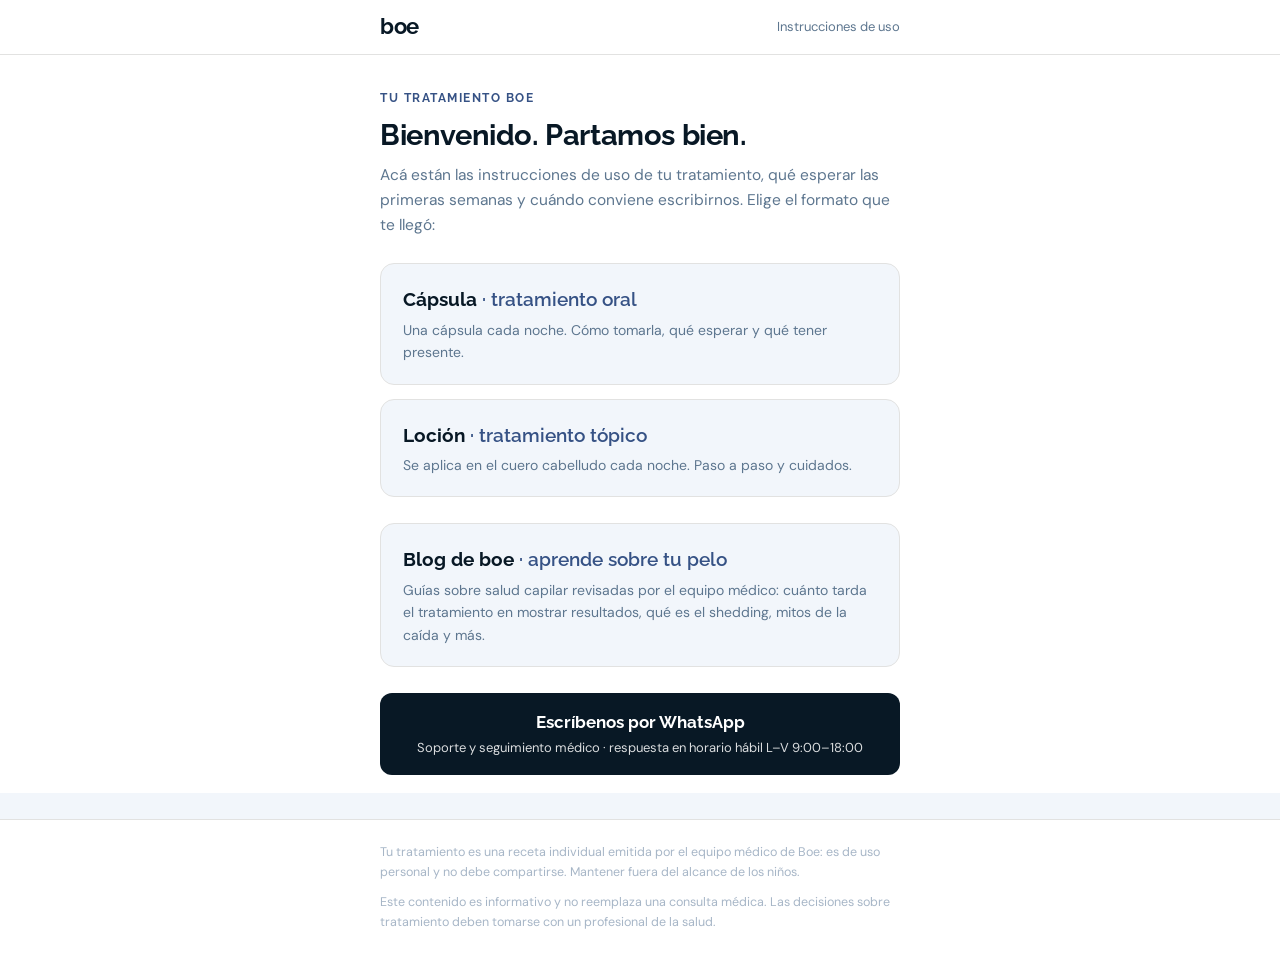
<file: instrucciones/index.html>
<!DOCTYPE html>
<html lang="es-CL">
<head>
<meta charset="utf-8">
<meta name="viewport" content="width=device-width, initial-scale=1">
<meta name="robots" content="noindex">
<title>Instrucciones de tu tratamiento | boe</title>
<link rel="preconnect" href="https://fonts.googleapis.com">
<link rel="preconnect" href="https://fonts.gstatic.com" crossorigin>
<link rel="stylesheet" href="estilo.css">
</head>
<body>
<div class="topbar"><div class="wrap">
  <div class="logo">bo<span>e</span></div>
  <div class="nav">Instrucciones de uso</div>
</div></div>
<main><div class="wrap">
  <div class="kicker">Tu tratamiento Boe</div>
  <h1>Bienvenido. Partamos bien.</h1>
  <p class="sub">Acá están las instrucciones de uso de tu tratamiento, qué esperar
  las primeras semanas y cuándo conviene escribirnos. Elige el formato que te llegó:</p>

  <div class="selector">
    <a href="oral.html">
      <div class="t">Cápsula <span>· tratamiento oral</span></div>
      <div class="d">Una cápsula cada noche. Cómo tomarla, qué esperar y qué tener presente.</div>
    </a>
    <a href="topico.html">
      <div class="t">Loción <span>· tratamiento tópico</span></div>
      <div class="d">Se aplica en el cuero cabelludo cada noche. Paso a paso y cuidados.</div>
    </a>
  </div>

  <div class="selector">
    <a href="https://www.boe.cl/blog/">
      <div class="t">Blog de boe <span>· aprende sobre tu pelo</span></div>
      <div class="d">Guías sobre salud capilar revisadas por el equipo médico: cuánto tarda
      el tratamiento en mostrar resultados, qué es el shedding, mitos de la caída y más.</div>
    </a>
  </div>

  <a class="cta" href="https://wa.me/56981202897">Escríbenos por WhatsApp
    <small>Soporte y seguimiento médico · respuesta en horario hábil L–V 9:00–18:00</small></a>
</div></main>
<footer><div class="wrap">
  <p>Tu tratamiento es una receta individual emitida por el equipo médico de Boe:
  es de uso personal y no debe compartirse. Mantener fuera del alcance de los niños.</p>
  <p>Este contenido es informativo y no reemplaza una consulta médica. Las decisiones
  sobre tratamiento deben tomarse con un profesional de la salud.</p>
</div></footer>
</body>
</html>
</file>
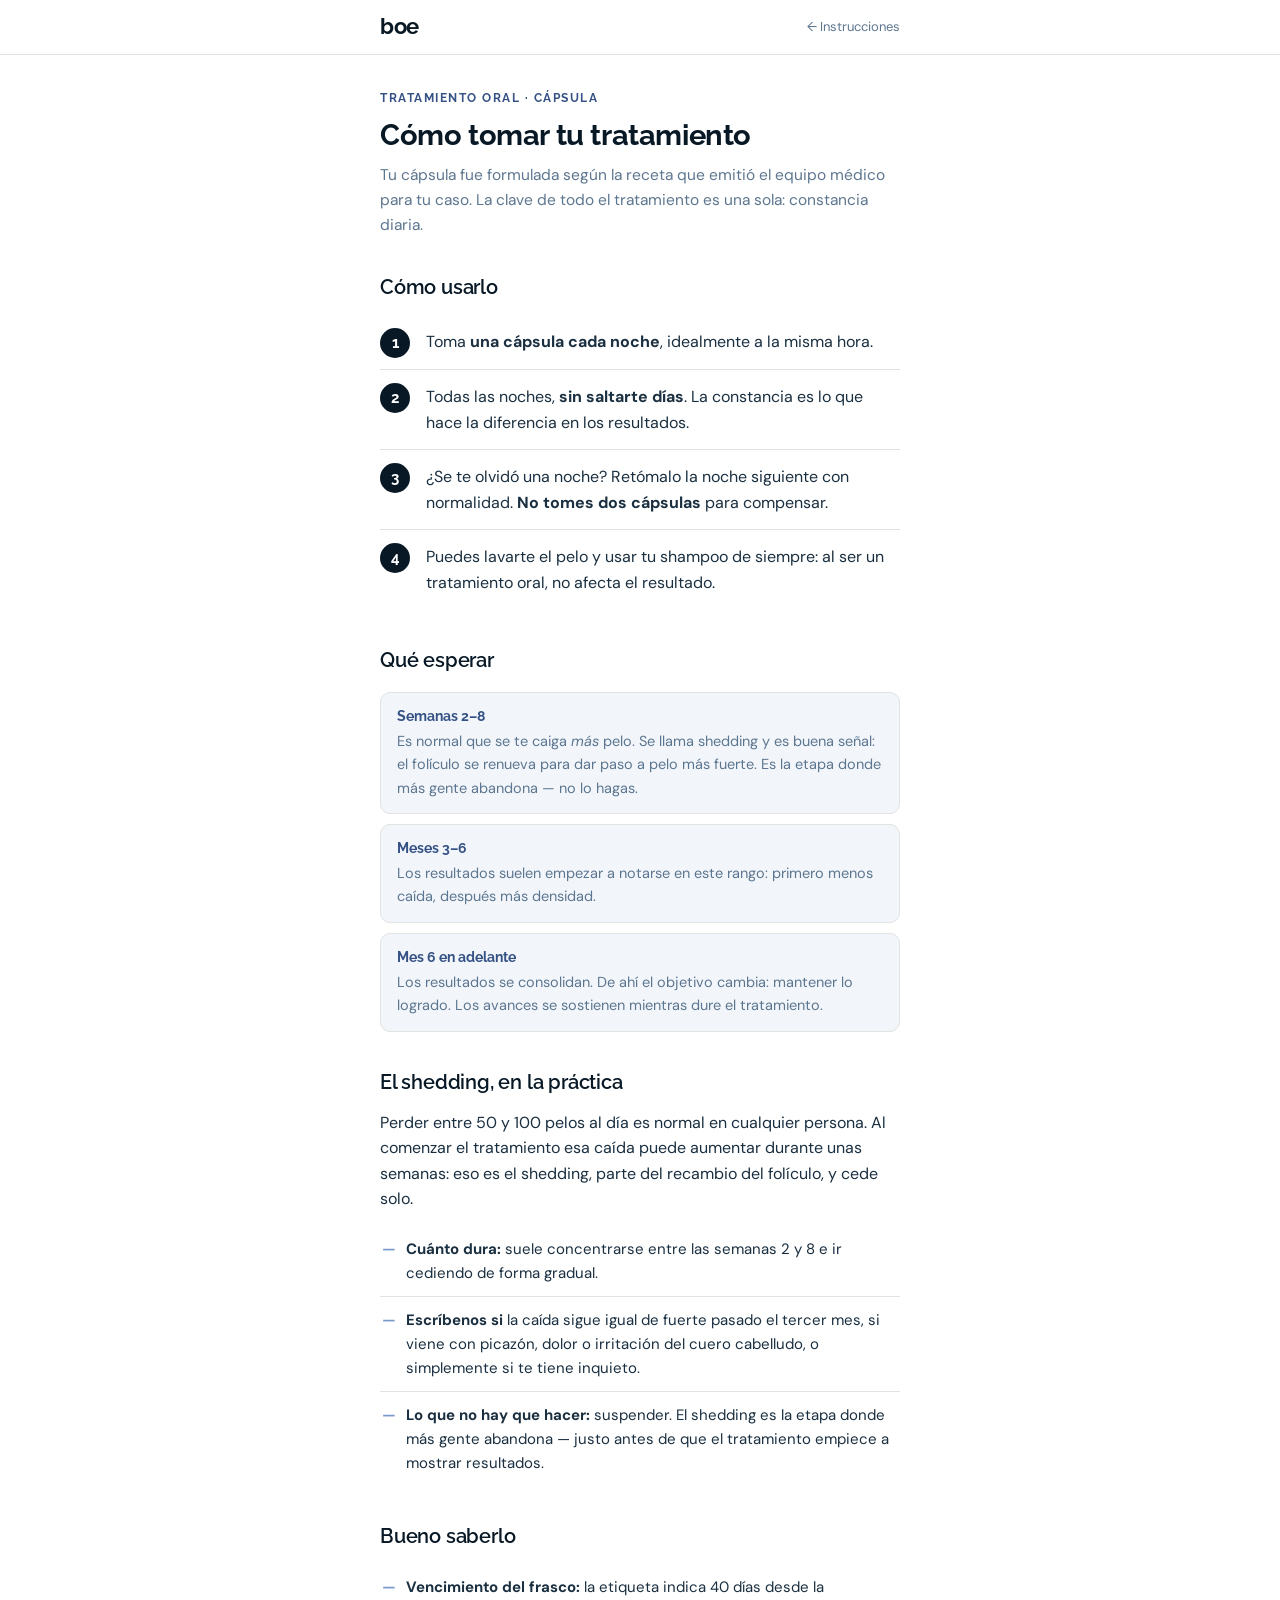
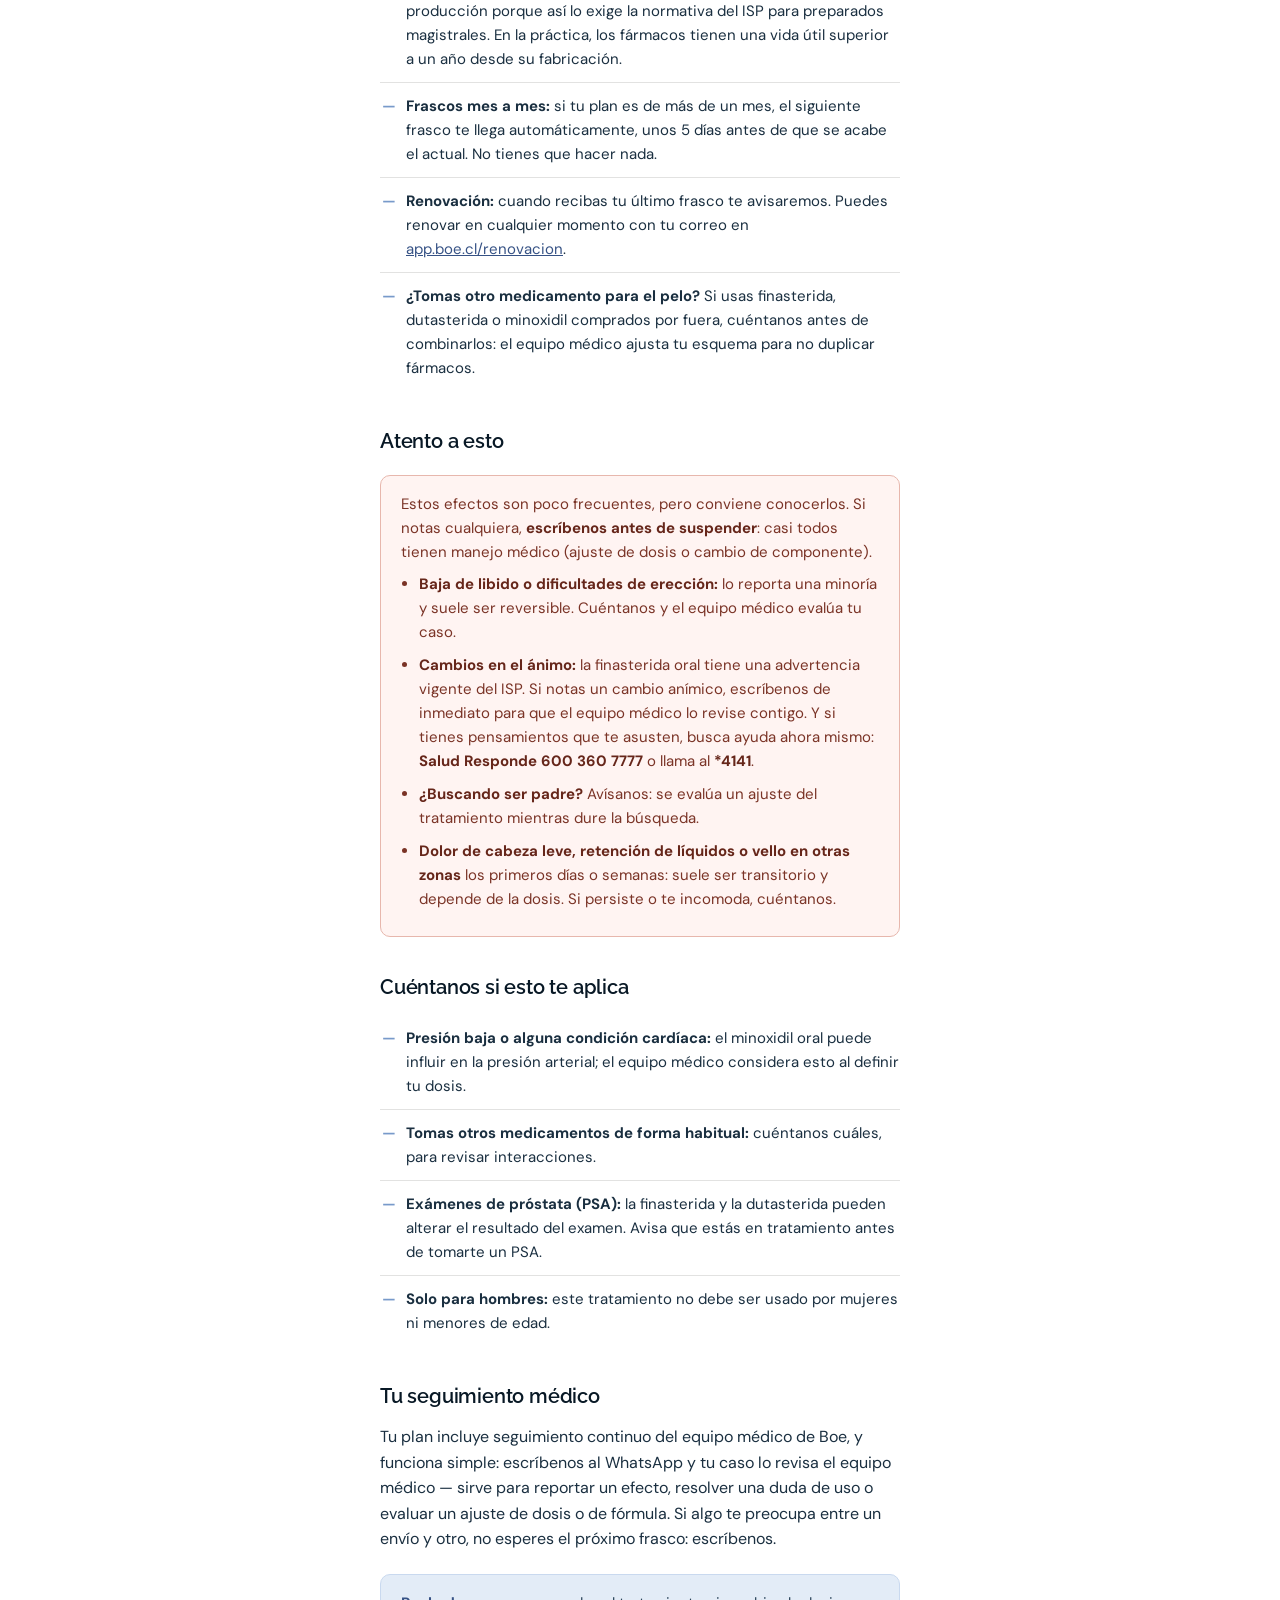
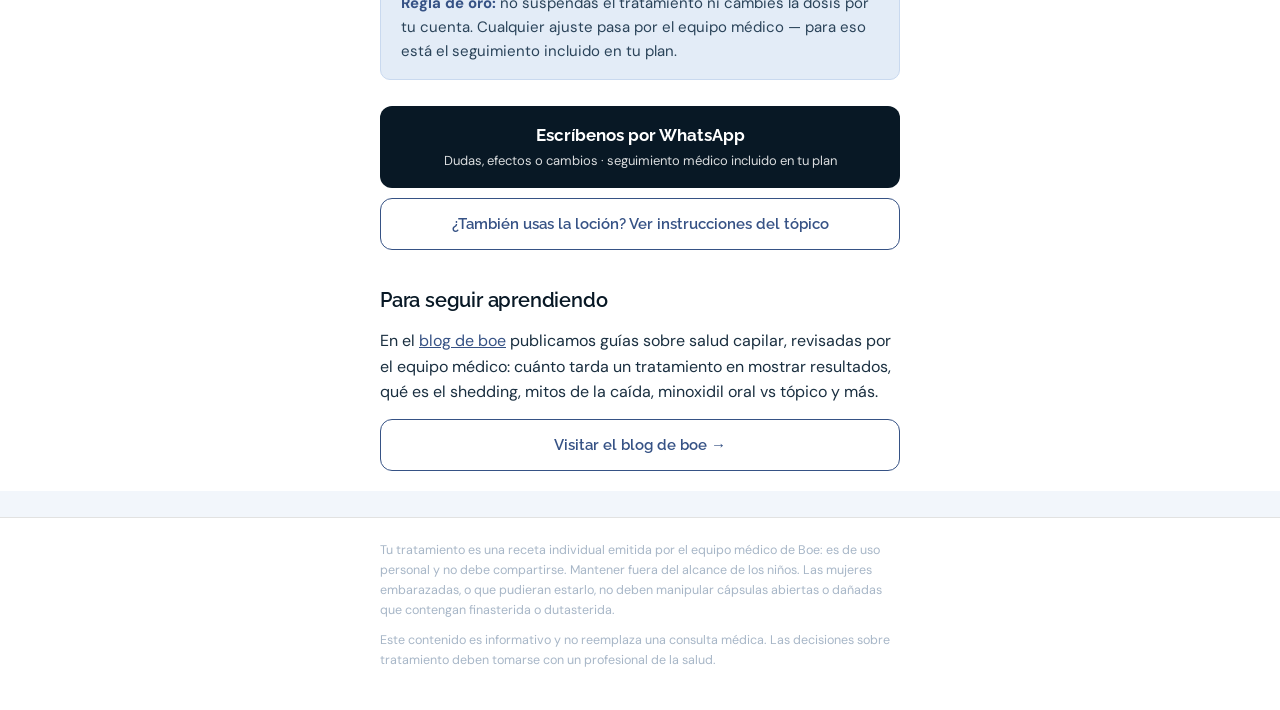
<file: instrucciones/oral.html>
<!DOCTYPE html>
<html lang="es-CL">
<head>
<meta charset="utf-8">
<meta name="viewport" content="width=device-width, initial-scale=1">
<meta name="robots" content="noindex">
<title>Tratamiento oral: instrucciones de uso | boe</title>
<link rel="preconnect" href="https://fonts.googleapis.com">
<link rel="preconnect" href="https://fonts.gstatic.com" crossorigin>
<link rel="stylesheet" href="estilo.css">
</head>
<body>
<div class="topbar"><div class="wrap">
  <div class="logo">bo<span>e</span></div>
  <div class="nav"><a href="index.html" style="color:inherit;text-decoration:none;">← Instrucciones</a></div>
</div></div>
<main><div class="wrap">
  <div class="kicker">Tratamiento oral · cápsula</div>
  <h1>Cómo tomar tu tratamiento</h1>
  <p class="sub">Tu cápsula fue formulada según la receta que emitió el equipo médico
  para tu caso. La clave de todo el tratamiento es una sola: constancia diaria.</p>

  <h2>Cómo usarlo</h2>
  <ol class="pasos">
    <li>Toma <strong>una cápsula cada noche</strong>, idealmente a la misma hora.</li>
    <li>Todas las noches, <strong>sin saltarte días</strong>. La constancia es lo que
        hace la diferencia en los resultados.</li>
    <li>¿Se te olvidó una noche? Retómalo la noche siguiente con normalidad.
        <strong>No tomes dos cápsulas</strong> para compensar.</li>
    <li>Puedes lavarte el pelo y usar tu shampoo de siempre: al ser un tratamiento
        oral, no afecta el resultado.</li>
  </ol>

  <h2>Qué esperar</h2>
  <div class="timeline">
    <div class="step"><div class="when">Semanas 2–8</div>
      <div class="what">Es normal que se te caiga <em>más</em> pelo. Se llama shedding y es
      buena señal: el folículo se renueva para dar paso a pelo más fuerte. Es la etapa
      donde más gente abandona — no lo hagas.</div></div>
    <div class="step"><div class="when">Meses 3–6</div>
      <div class="what">Los resultados suelen empezar a notarse en este rango: primero
      menos caída, después más densidad.</div></div>
    <div class="step"><div class="when">Mes 6 en adelante</div>
      <div class="what">Los resultados se consolidan. De ahí el objetivo cambia: mantener
      lo logrado. Los avances se sostienen mientras dure el tratamiento.</div></div>
  </div>

  <h2>El shedding, en la práctica</h2>
  <p>Perder entre 50 y 100 pelos al día es normal en cualquier persona. Al comenzar el
  tratamiento esa caída puede aumentar durante unas semanas: eso es el shedding, parte
  del recambio del folículo, y cede solo.</p>
  <ul class="saber">
    <li><strong>Cuánto dura:</strong> suele concentrarse entre las semanas 2 y 8 e ir
        cediendo de forma gradual.</li>
    <li><strong>Escríbenos si</strong> la caída sigue igual de fuerte pasado el tercer
        mes, si viene con picazón, dolor o irritación del cuero cabelludo, o simplemente
        si te tiene inquieto.</li>
    <li><strong>Lo que no hay que hacer:</strong> suspender. El shedding es la etapa donde
        más gente abandona — justo antes de que el tratamiento empiece a mostrar resultados.</li>
  </ul>

  <h2>Bueno saberlo</h2>
  <ul class="saber">
    <li><strong>Vencimiento del frasco:</strong> la etiqueta indica 40 días desde la
        producción porque así lo exige la normativa del ISP para preparados magistrales.
        En la práctica, los fármacos tienen una vida útil superior a un año desde su
        fabricación.</li>
    <li><strong>Frascos mes a mes:</strong> si tu plan es de más de un mes, el siguiente
        frasco te llega automáticamente, unos 5 días antes de que se acabe el actual.
        No tienes que hacer nada.</li>
    <li><strong>Renovación:</strong> cuando recibas tu último frasco te avisaremos. Puedes
        renovar en cualquier momento con tu correo en
        <a href="https://app.boe.cl/renovacion/">app.boe.cl/renovacion</a>.</li>
    <li><strong>¿Tomas otro medicamento para el pelo?</strong> Si usas finasterida,
        dutasterida o minoxidil comprados por fuera, cuéntanos antes de combinarlos:
        el equipo médico ajusta tu esquema para no duplicar fármacos.</li>
  </ul>

  <h2>Atento a esto</h2>
  <div class="aviso">
    Estos efectos son poco frecuentes, pero conviene conocerlos. Si notas cualquiera,
    <strong>escríbenos antes de suspender</strong>: casi todos tienen manejo médico
    (ajuste de dosis o cambio de componente).
    <ul>
      <li><strong>Baja de libido o dificultades de erección:</strong> lo reporta una
          minoría y suele ser reversible. Cuéntanos y el equipo médico evalúa tu caso.</li>
      <li><strong>Cambios en el ánimo:</strong> la finasterida oral tiene una advertencia
          vigente del ISP. Si notas un cambio anímico, escríbenos de inmediato para que
          el equipo médico lo revise contigo. Y si tienes pensamientos que te asusten,
          busca ayuda ahora mismo: <strong>Salud Responde 600 360 7777</strong> o llama
          al <strong>*4141</strong>.</li>
      <li><strong>¿Buscando ser padre?</strong> Avísanos: se evalúa un ajuste del
          tratamiento mientras dure la búsqueda.</li>
      <li><strong>Dolor de cabeza leve, retención de líquidos o vello en otras zonas</strong>
          los primeros días o semanas: suele ser transitorio y depende de la dosis. Si
          persiste o te incomoda, cuéntanos.</li>
    </ul>
  </div>

  <h2>Cuéntanos si esto te aplica</h2>
  <ul class="saber">
    <li><strong>Presión baja o alguna condición cardíaca:</strong> el minoxidil oral puede
        influir en la presión arterial; el equipo médico considera esto al definir tu dosis.</li>
    <li><strong>Tomas otros medicamentos de forma habitual:</strong> cuéntanos cuáles, para
        revisar interacciones.</li>
    <li><strong>Exámenes de próstata (PSA):</strong> la finasterida y la dutasterida pueden
        alterar el resultado del examen. Avisa que estás en tratamiento antes de tomarte un PSA.</li>
    <li><strong>Solo para hombres:</strong> este tratamiento no debe ser usado por mujeres
        ni menores de edad.</li>
  </ul>

  <h2>Tu seguimiento médico</h2>
  <p>Tu plan incluye seguimiento continuo del equipo médico de Boe, y funciona simple:
  escríbenos al WhatsApp y tu caso lo revisa el equipo médico — sirve para reportar un
  efecto, resolver una duda de uso o evaluar un ajuste de dosis o de fórmula. Si algo te
  preocupa entre un envío y otro, no esperes el próximo frasco: escríbenos.</p>

  <div class="nota"><strong>Regla de oro:</strong> no suspendas el tratamiento ni cambies
  la dosis por tu cuenta. Cualquier ajuste pasa por el equipo médico — para eso está el
  seguimiento incluido en tu plan.</div>

  <a class="cta" href="https://wa.me/56981202897">Escríbenos por WhatsApp
    <small>Dudas, efectos o cambios · seguimiento médico incluido en tu plan</small></a>
  <a class="btn2" href="topico.html">¿También usas la loción? Ver instrucciones del tópico</a>

  <h2>Para seguir aprendiendo</h2>
  <p>En el <a href="https://www.boe.cl/blog/">blog de boe</a> publicamos guías sobre salud
  capilar, revisadas por el equipo médico: cuánto tarda un tratamiento en mostrar
  resultados, qué es el shedding, mitos de la caída, minoxidil oral vs tópico y más.</p>
  <a class="btn2" href="https://www.boe.cl/blog/">Visitar el blog de boe →</a>
</div></main>
<footer><div class="wrap">
  <p>Tu tratamiento es una receta individual emitida por el equipo médico de Boe: es de
  uso personal y no debe compartirse. Mantener fuera del alcance de los niños. Las mujeres
  embarazadas, o que pudieran estarlo, no deben manipular cápsulas abiertas o dañadas que
  contengan finasterida o dutasterida.</p>
  <p>Este contenido es informativo y no reemplaza una consulta médica. Las decisiones
  sobre tratamiento deben tomarse con un profesional de la salud.</p>
</div></footer>
</body>
</html>
</file>
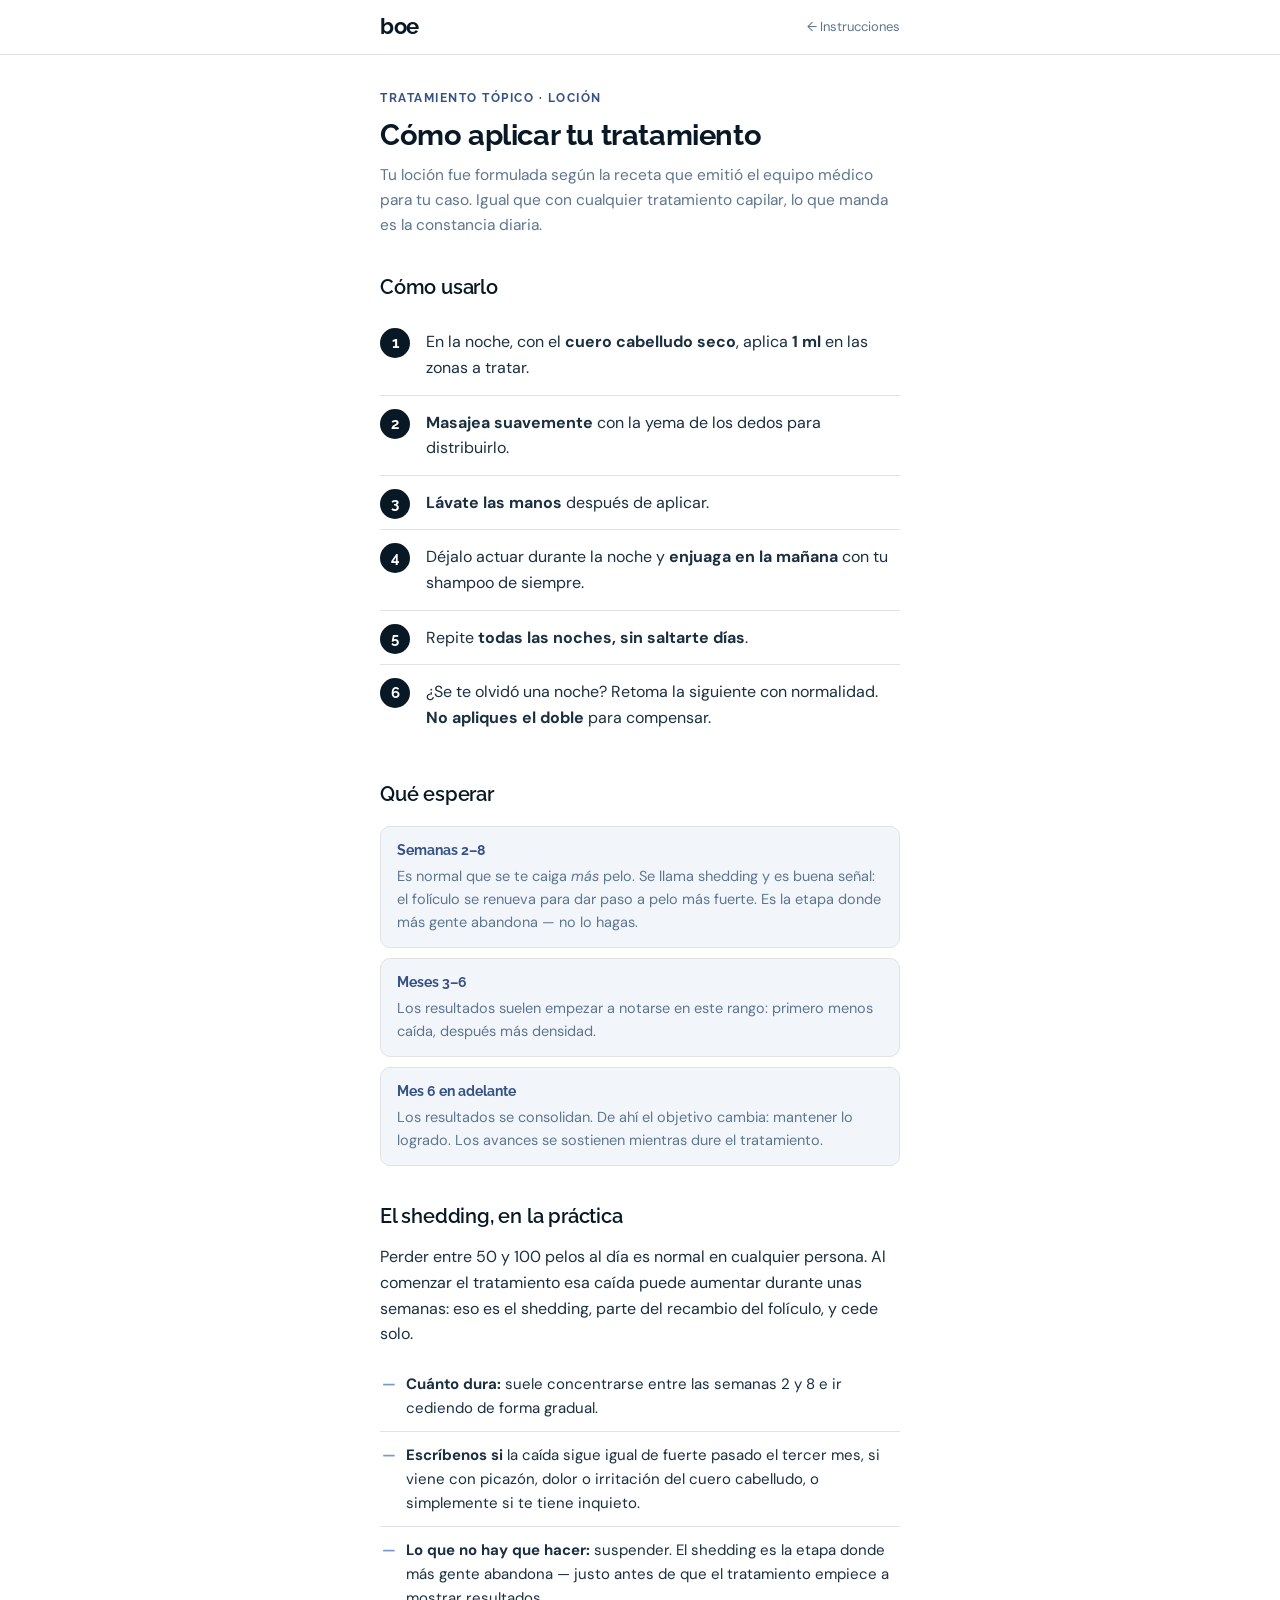
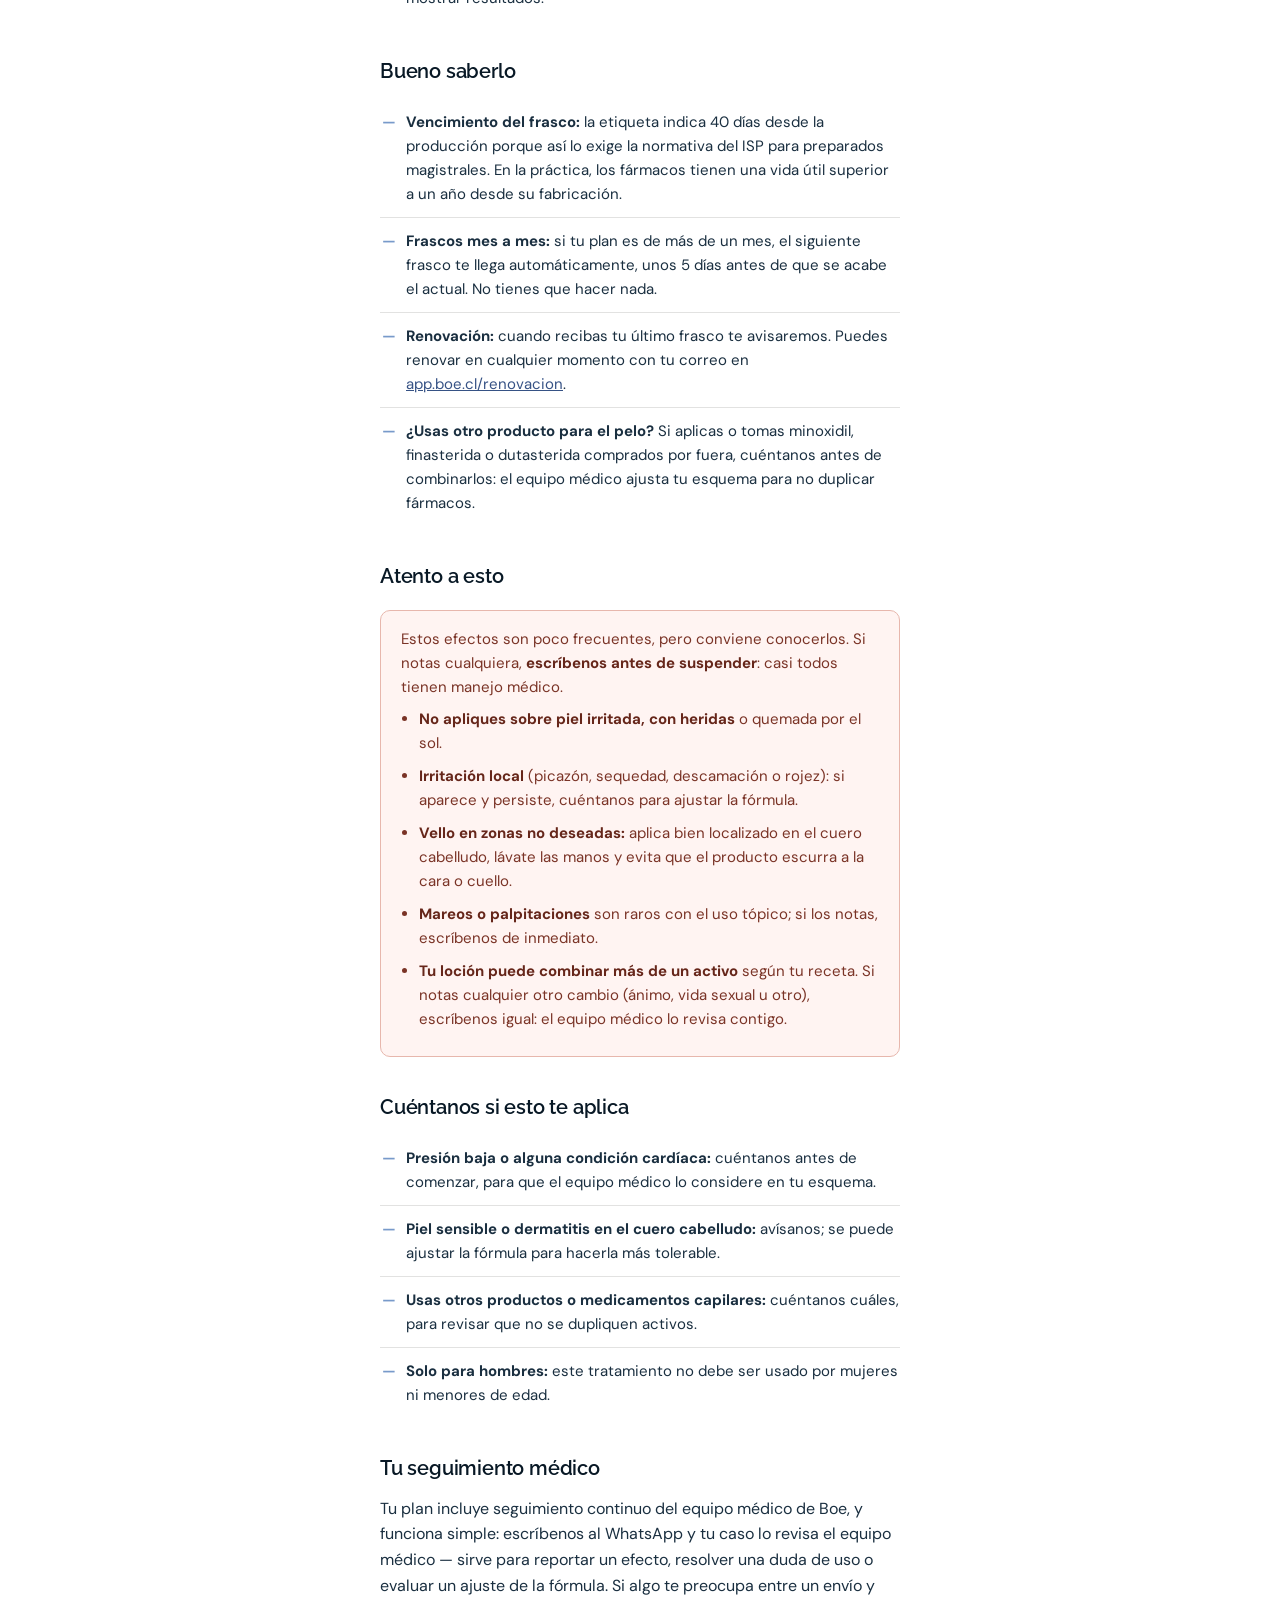
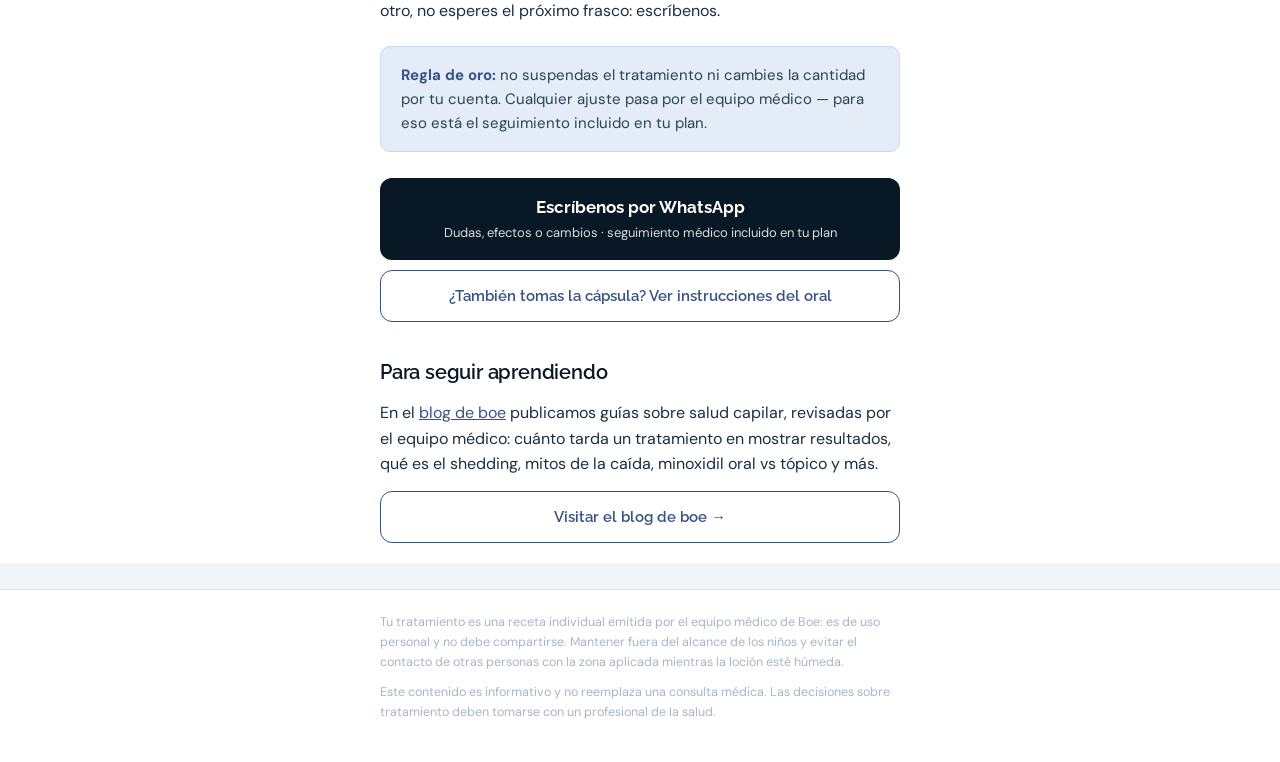
<file: instrucciones/topico.html>
<!DOCTYPE html>
<html lang="es-CL">
<head>
<meta charset="utf-8">
<meta name="viewport" content="width=device-width, initial-scale=1">
<meta name="robots" content="noindex">
<title>Tratamiento tópico: instrucciones de uso | boe</title>
<link rel="preconnect" href="https://fonts.googleapis.com">
<link rel="preconnect" href="https://fonts.gstatic.com" crossorigin>
<link rel="stylesheet" href="estilo.css">
</head>
<body>
<div class="topbar"><div class="wrap">
  <div class="logo">bo<span>e</span></div>
  <div class="nav"><a href="index.html" style="color:inherit;text-decoration:none;">← Instrucciones</a></div>
</div></div>
<main><div class="wrap">
  <div class="kicker">Tratamiento tópico · loción</div>
  <h1>Cómo aplicar tu tratamiento</h1>
  <p class="sub">Tu loción fue formulada según la receta que emitió el equipo médico para
  tu caso. Igual que con cualquier tratamiento capilar, lo que manda es la constancia diaria.</p>

  <h2>Cómo usarlo</h2>
  <ol class="pasos">
    <li>En la noche, con el <strong>cuero cabelludo seco</strong>, aplica
        <strong>1 ml</strong> en las zonas a tratar.</li>
    <li><strong>Masajea suavemente</strong> con la yema de los dedos para distribuirlo.</li>
    <li><strong>Lávate las manos</strong> después de aplicar.</li>
    <li>Déjalo actuar durante la noche y <strong>enjuaga en la mañana</strong> con tu
        shampoo de siempre.</li>
    <li>Repite <strong>todas las noches, sin saltarte días</strong>.</li>
    <li>¿Se te olvidó una noche? Retoma la siguiente con normalidad.
        <strong>No apliques el doble</strong> para compensar.</li>
  </ol>

  <h2>Qué esperar</h2>
  <div class="timeline">
    <div class="step"><div class="when">Semanas 2–8</div>
      <div class="what">Es normal que se te caiga <em>más</em> pelo. Se llama shedding y es
      buena señal: el folículo se renueva para dar paso a pelo más fuerte. Es la etapa
      donde más gente abandona — no lo hagas.</div></div>
    <div class="step"><div class="when">Meses 3–6</div>
      <div class="what">Los resultados suelen empezar a notarse en este rango: primero
      menos caída, después más densidad.</div></div>
    <div class="step"><div class="when">Mes 6 en adelante</div>
      <div class="what">Los resultados se consolidan. De ahí el objetivo cambia: mantener
      lo logrado. Los avances se sostienen mientras dure el tratamiento.</div></div>
  </div>

  <h2>El shedding, en la práctica</h2>
  <p>Perder entre 50 y 100 pelos al día es normal en cualquier persona. Al comenzar el
  tratamiento esa caída puede aumentar durante unas semanas: eso es el shedding, parte
  del recambio del folículo, y cede solo.</p>
  <ul class="saber">
    <li><strong>Cuánto dura:</strong> suele concentrarse entre las semanas 2 y 8 e ir
        cediendo de forma gradual.</li>
    <li><strong>Escríbenos si</strong> la caída sigue igual de fuerte pasado el tercer
        mes, si viene con picazón, dolor o irritación del cuero cabelludo, o simplemente
        si te tiene inquieto.</li>
    <li><strong>Lo que no hay que hacer:</strong> suspender. El shedding es la etapa donde
        más gente abandona — justo antes de que el tratamiento empiece a mostrar resultados.</li>
  </ul>

  <h2>Bueno saberlo</h2>
  <ul class="saber">
    <li><strong>Vencimiento del frasco:</strong> la etiqueta indica 40 días desde la
        producción porque así lo exige la normativa del ISP para preparados magistrales.
        En la práctica, los fármacos tienen una vida útil superior a un año desde su
        fabricación.</li>
    <li><strong>Frascos mes a mes:</strong> si tu plan es de más de un mes, el siguiente
        frasco te llega automáticamente, unos 5 días antes de que se acabe el actual.
        No tienes que hacer nada.</li>
    <li><strong>Renovación:</strong> cuando recibas tu último frasco te avisaremos. Puedes
        renovar en cualquier momento con tu correo en
        <a href="https://app.boe.cl/renovacion/">app.boe.cl/renovacion</a>.</li>
    <li><strong>¿Usas otro producto para el pelo?</strong> Si aplicas o tomas minoxidil,
        finasterida o dutasterida comprados por fuera, cuéntanos antes de combinarlos:
        el equipo médico ajusta tu esquema para no duplicar fármacos.</li>
  </ul>

  <h2>Atento a esto</h2>
  <div class="aviso">
    Estos efectos son poco frecuentes, pero conviene conocerlos. Si notas cualquiera,
    <strong>escríbenos antes de suspender</strong>: casi todos tienen manejo médico.
    <ul>
      <li><strong>No apliques sobre piel irritada, con heridas</strong> o quemada por el sol.</li>
      <li><strong>Irritación local</strong> (picazón, sequedad, descamación o rojez): si
          aparece y persiste, cuéntanos para ajustar la fórmula.</li>
      <li><strong>Vello en zonas no deseadas:</strong> aplica bien localizado en el cuero
          cabelludo, lávate las manos y evita que el producto escurra a la cara o cuello.</li>
      <li><strong>Mareos o palpitaciones</strong> son raros con el uso tópico; si los
          notas, escríbenos de inmediato.</li>
      <li><strong>Tu loción puede combinar más de un activo</strong> según tu receta. Si
          notas cualquier otro cambio (ánimo, vida sexual u otro), escríbenos igual: el
          equipo médico lo revisa contigo.</li>
    </ul>
  </div>

  <h2>Cuéntanos si esto te aplica</h2>
  <ul class="saber">
    <li><strong>Presión baja o alguna condición cardíaca:</strong> cuéntanos antes de
        comenzar, para que el equipo médico lo considere en tu esquema.</li>
    <li><strong>Piel sensible o dermatitis en el cuero cabelludo:</strong> avísanos; se
        puede ajustar la fórmula para hacerla más tolerable.</li>
    <li><strong>Usas otros productos o medicamentos capilares:</strong> cuéntanos cuáles,
        para revisar que no se dupliquen activos.</li>
    <li><strong>Solo para hombres:</strong> este tratamiento no debe ser usado por mujeres
        ni menores de edad.</li>
  </ul>

  <h2>Tu seguimiento médico</h2>
  <p>Tu plan incluye seguimiento continuo del equipo médico de Boe, y funciona simple:
  escríbenos al WhatsApp y tu caso lo revisa el equipo médico — sirve para reportar un
  efecto, resolver una duda de uso o evaluar un ajuste de la fórmula. Si algo te preocupa
  entre un envío y otro, no esperes el próximo frasco: escríbenos.</p>

  <div class="nota"><strong>Regla de oro:</strong> no suspendas el tratamiento ni cambies
  la cantidad por tu cuenta. Cualquier ajuste pasa por el equipo médico — para eso está el
  seguimiento incluido en tu plan.</div>

  <a class="cta" href="https://wa.me/56981202897">Escríbenos por WhatsApp
    <small>Dudas, efectos o cambios · seguimiento médico incluido en tu plan</small></a>
  <a class="btn2" href="oral.html">¿También tomas la cápsula? Ver instrucciones del oral</a>

  <h2>Para seguir aprendiendo</h2>
  <p>En el <a href="https://www.boe.cl/blog/">blog de boe</a> publicamos guías sobre salud
  capilar, revisadas por el equipo médico: cuánto tarda un tratamiento en mostrar
  resultados, qué es el shedding, mitos de la caída, minoxidil oral vs tópico y más.</p>
  <a class="btn2" href="https://www.boe.cl/blog/">Visitar el blog de boe →</a>
</div></main>
<footer><div class="wrap">
  <p>Tu tratamiento es una receta individual emitida por el equipo médico de Boe: es de
  uso personal y no debe compartirse. Mantener fuera del alcance de los niños y evitar el
  contacto de otras personas con la zona aplicada mientras la loción esté húmeda.</p>
  <p>Este contenido es informativo y no reemplaza una consulta médica. Las decisiones
  sobre tratamiento deben tomarse con un profesional de la salud.</p>
</div></footer>
</body>
</html>
</file>
<file: instrucciones/estilo.css>
/* === Instrucciones de uso boe (QR del frasco) · mobile-first ===============
   Alineado al BRANDBOOK 2026 y a boe.cl: tipografías Raleway (títulos) + DM Sans
   (texto), paleta azul (navy #081825 / sky #789ACA / blanco). Tono calmo, editorial
   y profesional. Compactado para leerse en el teléfono con el frasco en la mano.
   ========================================================================== */
@import url('https://fonts.googleapis.com/css2?family=Raleway:wght@500;600;700&family=DM+Sans:wght@400;500;700&display=swap');
:root{
  /* marca */
  --navy:#081825; --sky:#789aca; --blue:#365285; --blue-700:#2a4359;
  /* semánticos */
  --tinta:#081825; --texto:#1a2f40; --gris:#5d768f; --suave:#a7b6c7;
  --linea:#e2e2e1; --fondo:#ffffff; --crema:#f2f6fb;
  --acento:#365285; --acento-fuerte:#081825; --acento-claro:#e3ecf7;
  --amarillo:#fff7e0; --amarillo-borde:#e7c66b;
  --tit:"Raleway",-apple-system,BlinkMacSystemFont,"Segoe UI",Helvetica,Arial,sans-serif;
  --cuerpo:"DM Sans",-apple-system,BlinkMacSystemFont,"Segoe UI",Helvetica,Arial,sans-serif;
}
*{box-sizing:border-box;}
:root{color-scheme:light;}
html{-webkit-text-size-adjust:100%; text-size-adjust:100%;}
body{margin:0; background:var(--crema); color:var(--texto); line-height:1.6;
  font-family:var(--cuerpo); -webkit-font-smoothing:antialiased;}
.wrap{max-width:560px; margin:0 auto; padding:0 20px;}
.estado{background:var(--amarillo); border-bottom:1px solid var(--amarillo-borde);
  color:#6b5410; font-size:13px; text-align:center; padding:9px 16px;}
.topbar{border-bottom:1px solid var(--linea); background:var(--fondo);}
.topbar .wrap{display:flex; align-items:center; height:54px; justify-content:space-between;}
.logo{font-family:var(--tit); font-weight:700; font-size:22px; letter-spacing:-.5px;
  color:var(--navy);} .logo span{color:var(--navy);}
.nav{font-size:13px; color:var(--gris);}
main{background:var(--fondo); padding:34px 0 10px;}
.kicker{color:var(--acento); font-weight:700; font-size:12px; text-transform:uppercase;
  letter-spacing:1.5px; margin-bottom:10px; font-family:var(--tit);}
h1{font-family:var(--tit); font-weight:700; font-size:29px; line-height:1.2;
  letter-spacing:-.4px; margin:0 0 10px; color:var(--tinta);}
.sub{color:var(--gris); font-size:15.5px; margin:0 0 26px;}
h2{font-family:var(--tit); font-weight:600; font-size:20px; letter-spacing:-.2px;
  margin:34px 0 12px; color:var(--tinta);}
p{font-size:16px; margin:0 0 14px;}
a{color:var(--acento);}
.pasos{list-style:none; counter-reset:paso; padding:0; margin:0 0 8px;}
.pasos li{counter-increment:paso; position:relative; padding:14px 0 14px 46px;
  border-bottom:1px solid var(--linea); font-size:16px;}
.pasos li::before{content:counter(paso); position:absolute; left:0; top:13px;
  width:30px; height:30px; border-radius:50%; background:var(--acento-fuerte); color:#fff;
  font-family:var(--tit); font-weight:700; font-size:15px; line-height:30px; text-align:center;}
.pasos li:last-child{border-bottom:none;}
.timeline{display:flex; flex-direction:column; gap:10px; margin:16px 0 6px;}
.timeline .step{background:var(--crema); border:1px solid var(--linea); border-radius:10px; padding:13px 16px;}
.timeline .when{color:var(--acento); font-weight:700; font-size:13.5px; margin-bottom:3px; font-family:var(--tit);}
.timeline .what{font-size:14.5px; color:var(--gris);}
.saber{margin:0; padding:0; list-style:none;}
.saber li{padding:11px 0 11px 26px; border-bottom:1px solid var(--linea);
  font-size:15px; color:var(--texto); position:relative;}
.saber li::before{content:"—"; position:absolute; left:2px; color:var(--sky); font-weight:700;}
.saber li:last-child{border-bottom:none;}
.aviso{background:#fff4f2; border:1px solid #e7b7ad; border-radius:10px; padding:16px 20px;
  margin:18px 0; font-size:15px; color:#7a3326;}
.aviso ul{margin:8px 0 0; padding-left:18px;} .aviso li{margin-bottom:9px;}
.aviso strong{color:#66261a;}
.nota{background:var(--acento-claro); border:1px solid #c9d9ef; border-radius:10px;
  padding:16px 20px; margin:22px 0; font-size:15px; color:var(--blue-700);}
.nota strong{color:var(--acento);}
.cta{display:block; text-align:center; background:var(--acento-fuerte); color:#fff;
  text-decoration:none; font-weight:700; font-size:16.5px; border-radius:12px;
  padding:16px 18px; margin:26px 0 8px; font-family:var(--tit);}
.cta small{display:block; font-weight:400; font-size:13px; opacity:.85; margin-top:3px; font-family:var(--cuerpo);}
.btn2{display:block; text-align:center; background:var(--fondo); color:var(--acento);
  border:1.5px solid var(--acento); text-decoration:none; font-weight:600; font-size:15px;
  border-radius:12px; padding:13px 18px; margin:10px 0; font-family:var(--tit);}
.selector{display:flex; flex-direction:column; gap:14px; margin:26px 0;}
.selector a{display:block; background:var(--crema); border:1.5px solid var(--linea);
  border-radius:14px; padding:20px 22px; text-decoration:none; color:var(--tinta);}
.selector a:active{border-color:var(--acento);}
.selector .t{font-family:var(--tit); font-size:19px; font-weight:700; margin-bottom:4px; color:var(--tinta);}
.selector .t span{color:var(--acento); font-weight:600;}
.selector .d{font-size:14px; color:var(--gris);}
footer{background:var(--fondo); border-top:1px solid var(--linea); color:var(--suave);
  font-size:12.5px; padding:22px 0 30px; margin-top:26px;}
footer p{font-size:12.5px; margin:0 0 10px;}
</file>
